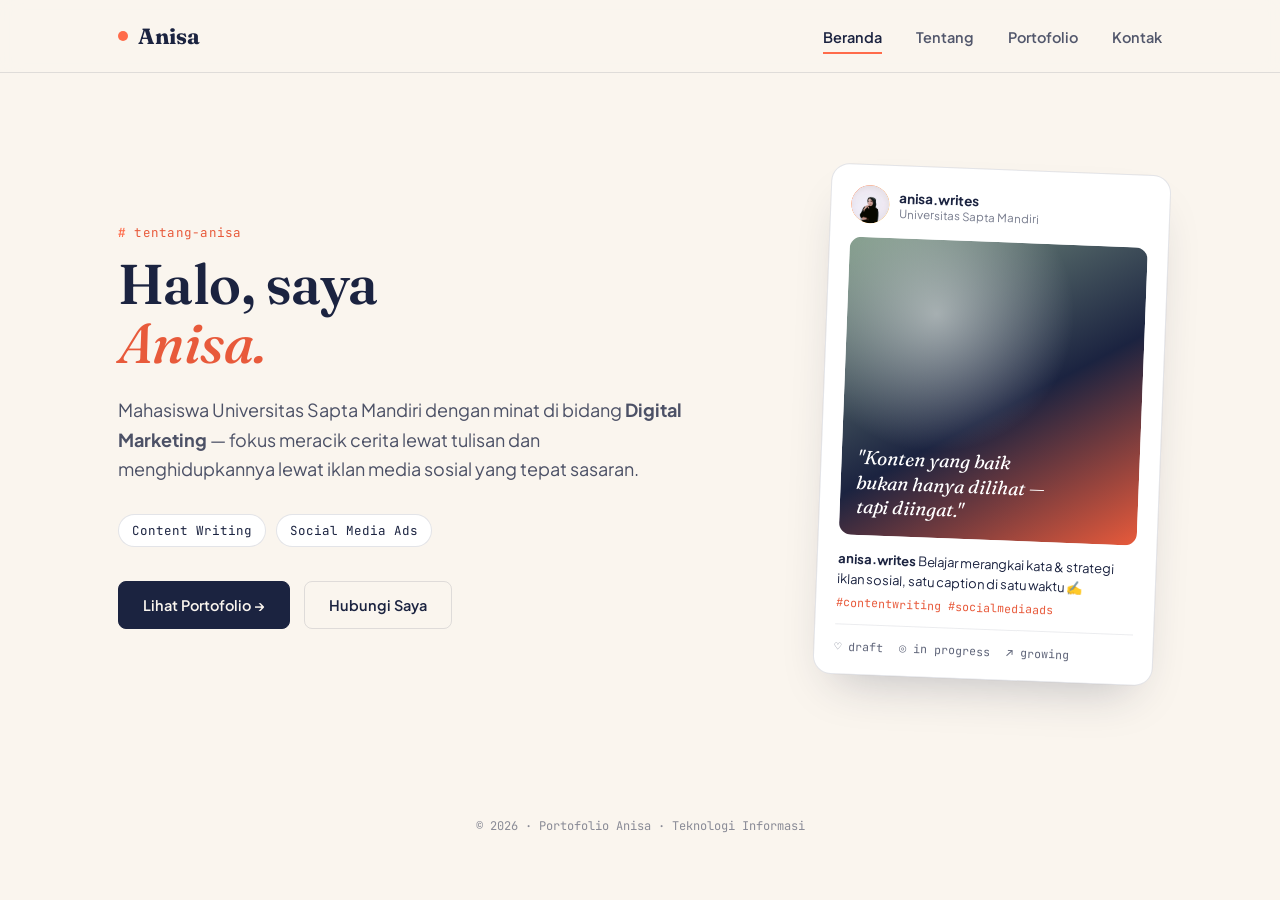
<file: index.html>
<!DOCTYPE html>
<html lang="id">
<head>
<meta charset="UTF-8">
<meta name="viewport" content="width=device-width, initial-scale=1.0">
<title>Anisa—Portofolio</title>
<link rel="stylesheet" href="css/style.css">
</head>
<body>

<header>
  <nav class="wrap">
    <a href="index.html" class="logo"><span class="dot"></span>Anisa</a>
    <button class="navtoggle" aria-label="Buka menu" onclick="document.getElementById('navlinks').classList.toggle('open')">
      <svg width="24" height="24" viewBox="0 0 24 24" fill="none"><path d="M4 7H20M4 12H20M4 17H20" stroke="#1B2340" stroke-width="2" stroke-linecap="round"/></svg>
    </button>
    <ul class="navlinks" id="navlinks">
      <li><a href="index.html" class="active">Beranda</a></li>
      <li><a href="tentang.html">Tentang</a></li>
      <li><a href="portofolio.html">Portofolio</a></li>
      <li><a href="kontak.html">Kontak</a></li>
    </ul>
  </nav>
</header>

<section class="hero">
  <div class="wrap">
    <div>
      <p class="eyebrow">tentang-anisa</p>
      <h1>Halo, saya<br><em>Anisa.</em></h1>
      <p class="lede">Mahasiswa Universitas Sapta Mandiri dengan minat di bidang <b>Digital Marketing</b> — fokus meracik cerita lewat tulisan dan menghidupkannya lewat iklan media sosial yang tepat sasaran.</p>
      <div class="chips">
        <span class="chip">Content Writing</span>
        <span class="chip">Social Media Ads</span>
      </div>
      <div class="cta-row">
        <a href="portofolio.html" class="btn">Lihat Portofolio →</a>
        <a href="kontak.html" class="btn ghost">Hubungi Saya</a>
      </div>
    </div>
    <div class="post-card">
      <div class="ph">
        <div class="avatar"><img src="gambar/profil.jpg" alt="Foto Anisa"></div>
        <div>
          <div class="who">anisa.writes</div>
          <div class="where">Universitas Sapta Mandiri</div>
        </div>
      </div>
      <div class="canvas">
        <span>"Konten yang baik<br>bukan hanya dilihat —<br>tapi diingat."</span>
      </div>
      <div class="caption"><b>anisa.writes</b> Belajar merangkai kata & strategi iklan sosial, satu caption di satu waktu ✍️</div>
      <div class="tags">#contentwriting #socialmediaads</div>
      <div class="stat-row"><span>♡ draft</span><span>◎ in progress</span><span>↗ growing</span></div>
    </div>
  </div>
</section>

<footer>
  <p>© 2026 · Portofolio Anisa · Teknologi Informasi</p>
</footer>

<script>
  document.querySelectorAll('.navlinks a').forEach(l => l.addEventListener('click', () => document.getElementById('navlinks').classList.remove('open')));
</script>

</body>
</html>
</file>
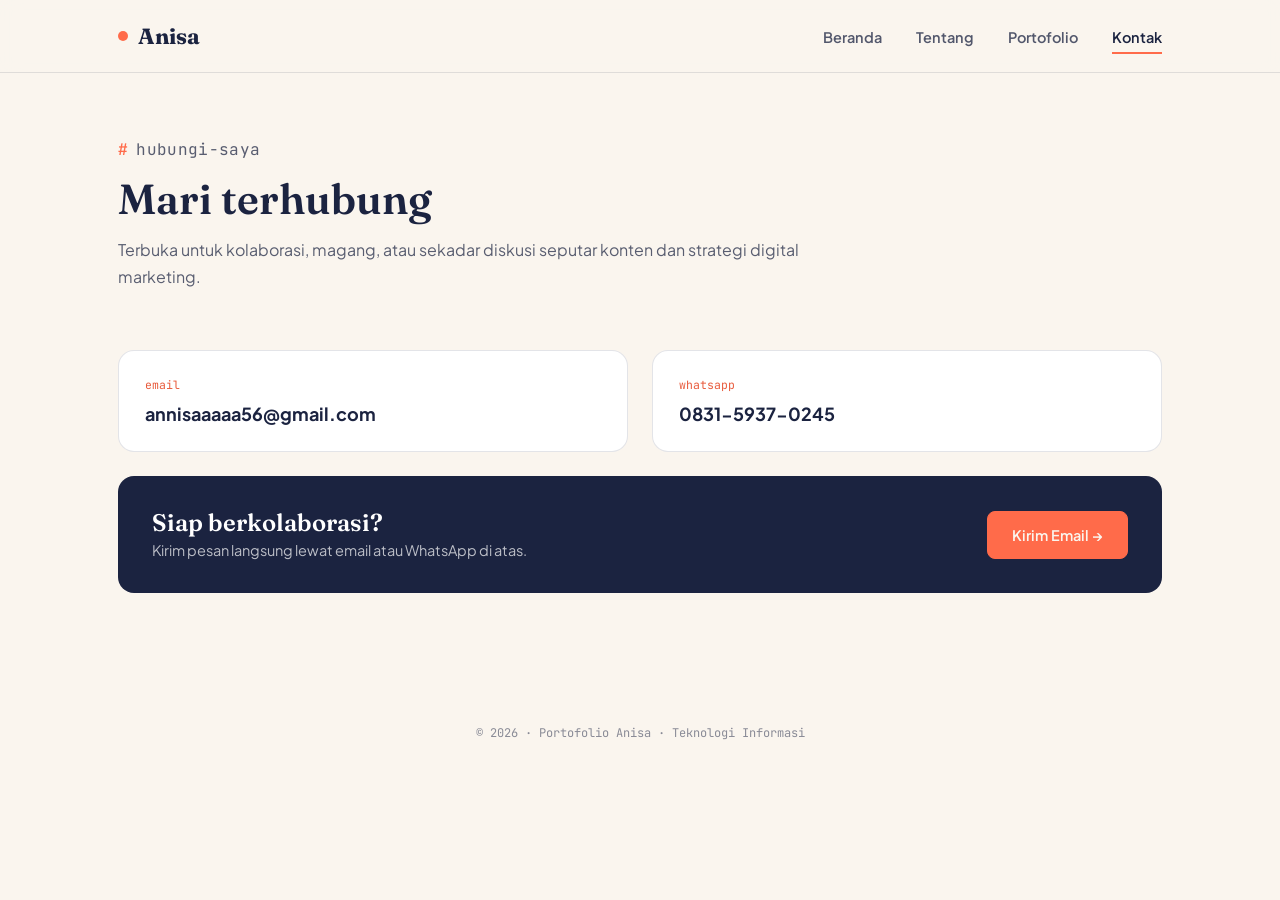
<file: kontak.html>
<!DOCTYPE html>
<html lang="id">
<head>
<meta charset="UTF-8">
<meta name="viewport" content="width=device-width, initial-scale=1.0">
<title>Kontak — Anisa</title>
<link rel="stylesheet" href="css/style.css">
</head>
<body>

<header>
  <nav class="wrap">
    <a href="index.html" class="logo"><span class="dot"></span>Anisa</a>
    <button class="navtoggle" aria-label="Buka menu" onclick="document.getElementById('navlinks').classList.toggle('open')">
      <svg width="24" height="24" viewBox="0 0 24 24" fill="none"><path d="M4 7H20M4 12H20M4 17H20" stroke="#1B2340" stroke-width="2" stroke-linecap="round"/></svg>
    </button>
    <ul class="navlinks" id="navlinks">
      <li><a href="index.html">Beranda</a></li>
      <li><a href="tentang.html">Tentang</a></li>
      <li><a href="portofolio.html">Portofolio</a></li>
      <li><a href="kontak.html" class="active">Kontak</a></li>
    </ul>
  </nav>
</header>

<section class="page-head">
  <div class="wrap">
    <p class="eyebrow">hubungi-saya</p>
    <h1>Mari terhubung</h1>
    <p>Terbuka untuk kolaborasi, magang, atau sekadar diskusi seputar konten dan strategi digital marketing.</p>
  </div>
</section>

<section class="tight">
  <div class="wrap">
    <div class="contact-grid">
      <div class="contact-card">
        <span class="label">email</span>
        <a class="value" href="mailto:annisaaaaa56@gmail.com">annisaaaaa56@gmail.com</a>
      </div>
      <div class="contact-card">
        <span class="label">whatsapp</span>
        <a class="value" href="https://wa.me/6283159370245" target="_blank" rel="noopener">0831-5937-0245</a>
      </div>
      <div class="contact-cta">
        <div>
          <h3>Siap berkolaborasi?</h3>
          <p>Kirim pesan langsung lewat email atau WhatsApp di atas.</p>
        </div>
        <a href="mailto:annisaaaaa56@gmail.com" class="btn" style="background:var(--coral); border-color:var(--coral);">Kirim Email →</a>
      </div>
    </div>
  </div>
</section>

<footer>
  <p>© 2026 · Portofolio Anisa · Teknologi Informasi</p>
</footer>

<script>
  document.querySelectorAll('.navlinks a').forEach(l => l.addEventListener('click', () => document.getElementById('navlinks').classList.remove('open')));
</script>

</body>
</html>
</file>
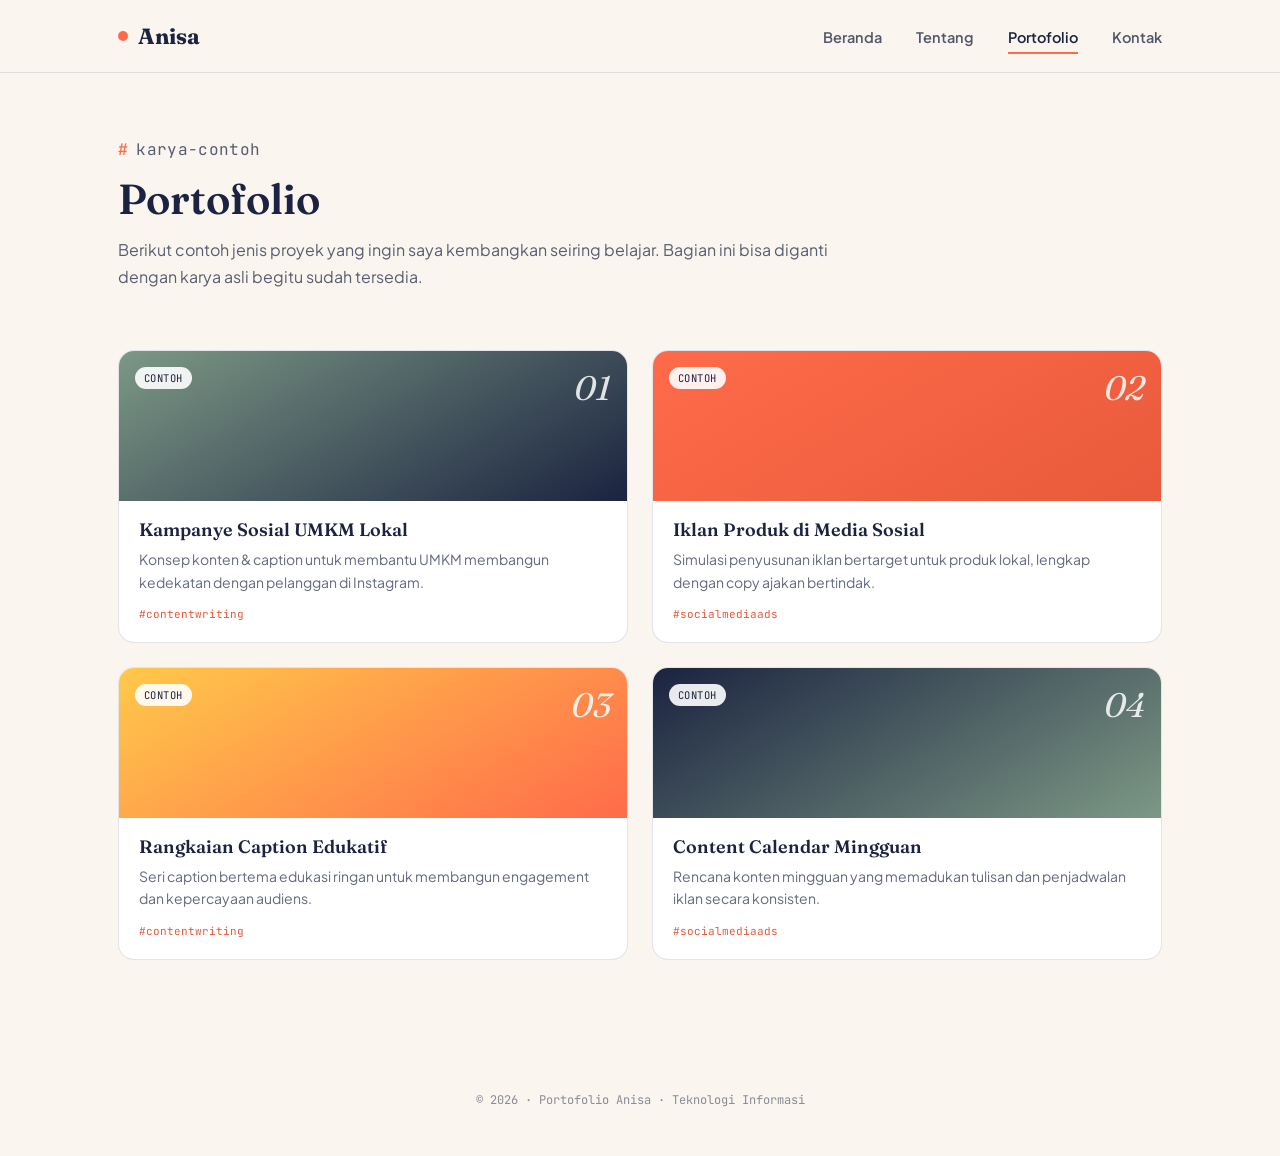
<file: portofolio.html>
<!DOCTYPE html>
<html lang="id">
<head>
<meta charset="UTF-8">
<meta name="viewport" content="width=device-width, initial-scale=1.0">
<title>Portofolio — Anisa</title>
<link rel="stylesheet" href="css/style.css">
</head>
<body>

<header>
  <nav class="wrap">
    <a href="index.html" class="logo"><span class="dot"></span>Anisa</a>
    <button class="navtoggle" aria-label="Buka menu" onclick="document.getElementById('navlinks').classList.toggle('open')">
      <svg width="24" height="24" viewBox="0 0 24 24" fill="none"><path d="M4 7H20M4 12H20M4 17H20" stroke="#1B2340" stroke-width="2" stroke-linecap="round"/></svg>
    </button>
    <ul class="navlinks" id="navlinks">
      <li><a href="index.html">Beranda</a></li>
      <li><a href="tentang.html">Tentang</a></li>
      <li><a href="portofolio.html" class="active">Portofolio</a></li>
      <li><a href="kontak.html">Kontak</a></li>
    </ul>
  </nav>
</header>

<section class="page-head">
  <div class="wrap">
    <p class="eyebrow">karya-contoh</p>
    <h1>Portofolio</h1>
    <p>Berikut contoh jenis proyek yang ingin saya kembangkan seiring belajar. Bagian ini bisa diganti dengan karya asli begitu sudah tersedia.</p>
  </div>
</section>

<section class="tight">
  <div class="wrap">
    <div class="grid">
      <div class="work-card">
        <div class="work-thumb t1"><span class="status">contoh</span><span class="num">01</span></div>
        <div class="work-body">
          <h3>Kampanye Sosial UMKM Lokal</h3>
          <p>Konsep konten & caption untuk membantu UMKM membangun kedekatan dengan pelanggan di Instagram.</p>
          <span class="tag">#contentwriting</span>
        </div>
      </div>
      <div class="work-card">
        <div class="work-thumb t2"><span class="status">contoh</span><span class="num">02</span></div>
        <div class="work-body">
          <h3>Iklan Produk di Media Sosial</h3>
          <p>Simulasi penyusunan iklan bertarget untuk produk lokal, lengkap dengan copy ajakan bertindak.</p>
          <span class="tag">#socialmediaads</span>
        </div>
      </div>
      <div class="work-card">
        <div class="work-thumb t3"><span class="status">contoh</span><span class="num">03</span></div>
        <div class="work-body">
          <h3>Rangkaian Caption Edukatif</h3>
          <p>Seri caption bertema edukasi ringan untuk membangun engagement dan kepercayaan audiens.</p>
          <span class="tag">#contentwriting</span>
        </div>
      </div>
      <div class="work-card">
        <div class="work-thumb t4"><span class="status">contoh</span><span class="num">04</span></div>
        <div class="work-body">
          <h3>Content Calendar Mingguan</h3>
          <p>Rencana konten mingguan yang memadukan tulisan dan penjadwalan iklan secara konsisten.</p>
          <span class="tag">#socialmediaads</span>
        </div>
      </div>
    </div>
  </div>
</section>

<footer>
  <p>© 2026 · Portofolio Anisa · Teknologi Informasi</p>
</footer>

<script>
  document.querySelectorAll('.navlinks a').forEach(l => l.addEventListener('click', () => document.getElementById('navlinks').classList.remove('open')));
</script>

</body>
</html>
</file>
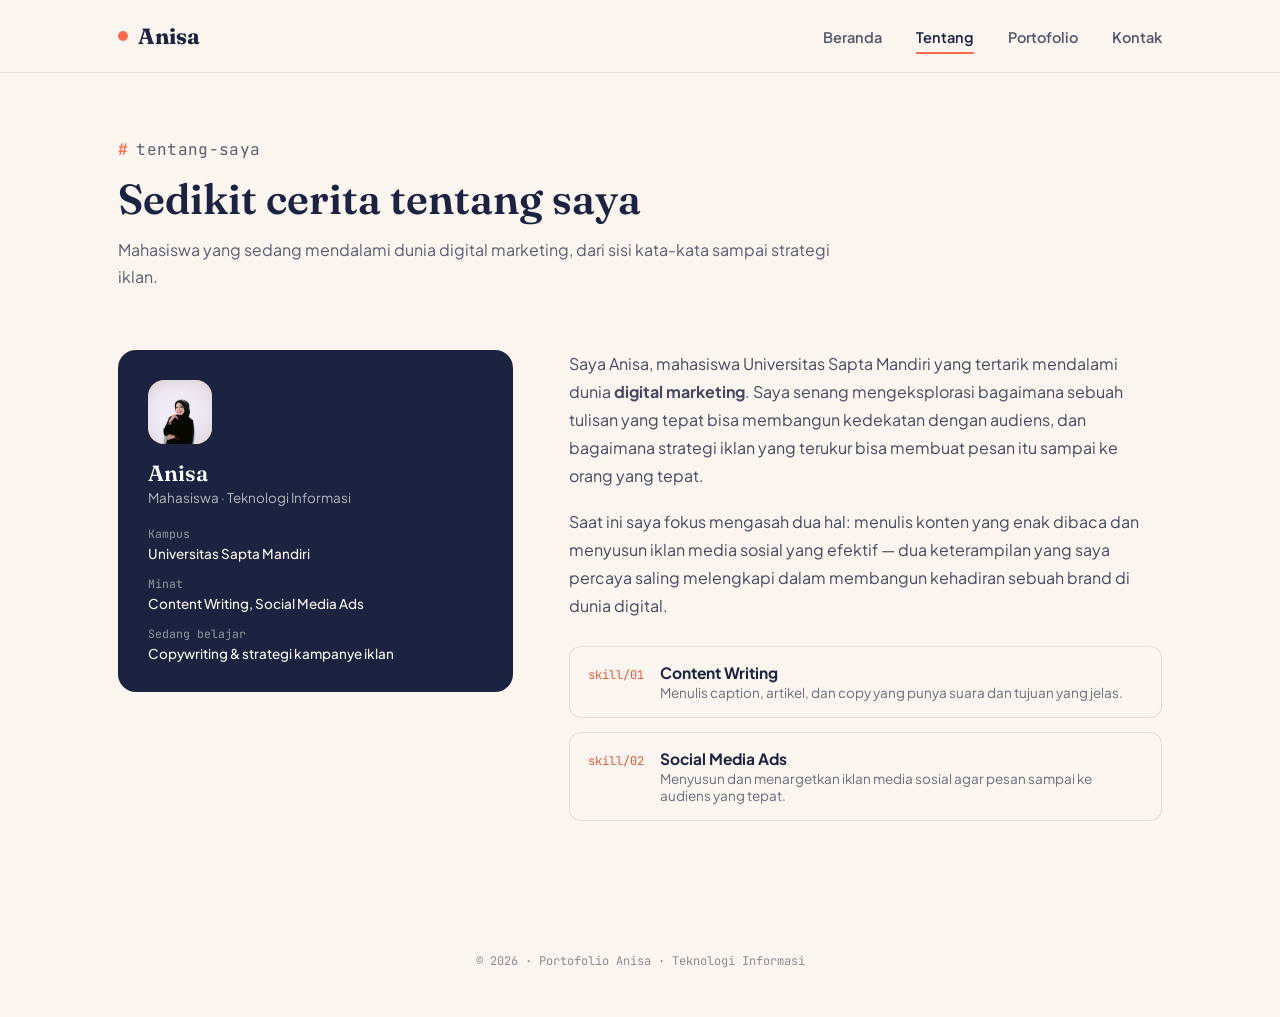
<file: tentang.html>
<!DOCTYPE html>
<html lang="id">
<head>
<meta charset="UTF-8">
<meta name="viewport" content="width=device-width, initial-scale=1.0">
<title>Tentang Saya — Anisa</title>
<link rel="stylesheet" href="css/style.css">
</head>
<body>

<header>
  <nav class="wrap">
    <a href="index.html" class="logo"><span class="dot"></span>Anisa</a>
    <button class="navtoggle" aria-label="Buka menu" onclick="document.getElementById('navlinks').classList.toggle('open')">
      <svg width="24" height="24" viewBox="0 0 24 24" fill="none"><path d="M4 7H20M4 12H20M4 17H20" stroke="#1B2340" stroke-width="2" stroke-linecap="round"/></svg>
    </button>
    <ul class="navlinks" id="navlinks">
      <li><a href="index.html">Beranda</a></li>
      <li><a href="tentang.html" class="active">Tentang</a></li>
      <li><a href="portofolio.html">Portofolio</a></li>
      <li><a href="kontak.html">Kontak</a></li>
    </ul>
  </nav>
</header>

<section class="page-head">
  <div class="wrap">
    <p class="eyebrow">tentang-saya</p>
    <h1>Sedikit cerita tentang saya</h1>
    <p>Mahasiswa yang sedang mendalami dunia digital marketing, dari sisi kata-kata sampai strategi iklan.</p>
  </div>
</section>

<section class="tight">
  <div class="wrap">
    <div class="about-grid">
      <div class="about-card">
        <div class="avatar-lg"><img src="gambar/profil.jpg" alt="Foto Anisa"></div>
        <h3>Anisa</h3>
        <div class="role">Mahasiswa · Teknologi Informasi</div>
        <dl>
          <dt>Kampus</dt>
          <dd>Universitas Sapta Mandiri</dd>
          <dt>Minat</dt>
          <dd>Content Writing, Social Media Ads</dd>
          <dt>Sedang belajar</dt>
          <dd>Copywriting & strategi kampanye iklan</dd>
        </dl>
      </div>
      <div class="about-body">
        <p>Saya Anisa, mahasiswa Universitas Sapta Mandiri yang tertarik mendalami dunia <b>digital marketing</b>. Saya senang mengeksplorasi bagaimana sebuah tulisan yang tepat bisa membangun kedekatan dengan audiens, dan bagaimana strategi iklan yang terukur bisa membuat pesan itu sampai ke orang yang tepat.</p>
        <p>Saat ini saya fokus mengasah dua hal: menulis konten yang enak dibaca dan menyusun iklan media sosial yang efektif — dua keterampilan yang saya percaya saling melengkapi dalam membangun kehadiran sebuah brand di dunia digital.</p>
        <ul class="skill-list">
          <li>
            <span class="idx">skill/01</span>
            <div>
              <div class="name">Content Writing</div>
              <div class="desc">Menulis caption, artikel, dan copy yang punya suara dan tujuan yang jelas.</div>
            </div>
          </li>
          <li>
            <span class="idx">skill/02</span>
            <div>
              <div class="name">Social Media Ads</div>
              <div class="desc">Menyusun dan menargetkan iklan media sosial agar pesan sampai ke audiens yang tepat.</div>
            </div>
          </li>
        </ul>
      </div>
    </div>
  </div>
</section>

<footer>
  <p>© 2026 · Portofolio Anisa · Teknologi Informasi</p>
</footer>

<script>
  document.querySelectorAll('.navlinks a').forEach(l => l.addEventListener('click', () => document.getElementById('navlinks').classList.remove('open')));
</script>

</body>
</html>
</file>
<file: css/style.css>
@import url('https://fonts.googleapis.com/css2?family=Fraunces:ital,opsz,wght@0,9..144,400;0,9..144,600;0,9..144,700;1,9..144,500&family=Plus+Jakarta+Sans:wght@400;500;600;700;800&family=JetBrains+Mono:wght@400;500&display=swap');

:root{
  --ink:#1B2340;
  --paper:#FAF5EE;
  --coral:#FF6B4A;
  --coral-deep:#E85A3B;
  --yellow:#FFC94A;
  --sage:#7C9885;
  --line: rgba(27,35,64,0.12);
  --max: 1100px;
}
*{box-sizing:border-box;}
html{scroll-behavior:smooth;}
body{
  margin:0;
  background:var(--paper);
  color:var(--ink);
  font-family:'Plus Jakarta Sans', sans-serif;
  -webkit-font-smoothing:antialiased;
}
::selection{ background:var(--yellow); color:var(--ink); }
a{color:inherit;}
.wrap{ max-width:var(--max); margin:0 auto; padding:0 28px; }

.eyebrow{
  font-family:'JetBrains Mono', monospace;
  font-size:12.5px;
  letter-spacing:0.02em;
  color:var(--coral-deep);
  display:inline-flex;
  align-items:center;
  gap:8px;
  margin:0 0 14px 0;
}
.eyebrow::before{ content:"#"; color:var(--coral); font-weight:600; }

h1,h2,h3{ font-family:'Fraunces', serif; margin:0; line-height:1.05; }

/* NAV */
header{
  position:sticky; top:0; z-index:50;
  background:rgba(250,245,238,0.86);
  backdrop-filter:blur(10px);
  border-bottom:1px solid var(--line);
}
nav.wrap{
  display:flex; align-items:center; justify-content:space-between;
  height:72px;
}
.logo{
  font-family:'Fraunces', serif;
  font-weight:700; font-size:22px;
  display:flex; align-items:center; gap:10px;
  text-decoration:none;
}
.logo .dot{
  width:10px; height:10px; border-radius:50%;
  background:var(--coral); display:inline-block;
}
.navlinks{ display:flex; gap:34px; list-style:none; margin:0; padding:0; }
.navlinks a{
  text-decoration:none; font-weight:600; font-size:14.5px;
  color:var(--ink); opacity:0.75; position:relative; padding:6px 0;
}
.navlinks a:hover{ opacity:1; }
.navlinks a.active{ opacity:1; }
.navlinks a.active::after{
  content:""; position:absolute; left:0; right:0; bottom:-2px; height:2px; background:var(--coral);
}
.navtoggle{ display:none; background:none; border:none; cursor:pointer; }

/* HERO */
.hero{ padding:96px 0 90px; }
.hero .wrap{
  display:grid; grid-template-columns:1.15fr 0.85fr; gap:56px; align-items:center;
}
.hero h1{ font-size:56px; font-weight:600; letter-spacing:-0.01em; }
.hero h1 em{ font-style:italic; font-weight:500; color:var(--coral-deep); }
.hero p.lede{
  font-size:18px; line-height:1.65; color:rgba(27,35,64,0.78);
  max-width:46ch; margin:22px 0 30px;
}
.chips{ display:flex; gap:10px; flex-wrap:wrap; margin-bottom:34px; }
.chip{
  font-family:'JetBrains Mono', monospace; font-size:12.5px;
  border:1px solid var(--line); padding:7px 13px; border-radius:100px;
  background:#fff;
}
.cta-row{ display:flex; gap:14px; align-items:center; }
.btn{
  display:inline-flex; align-items:center; gap:8px;
  background:var(--ink); color:var(--paper);
  padding:14px 24px; border-radius:8px; text-decoration:none;
  font-weight:600; font-size:14.5px; border:1px solid var(--ink);
  transition:transform .15s ease, background .15s ease;
}
.btn:hover{ background:var(--coral-deep); border-color:var(--coral-deep); transform:translateY(-2px); }
.btn.ghost{
  background:transparent; color:var(--ink); border:1px solid var(--line);
}
.btn.ghost:hover{ border-color:var(--ink); transform:translateY(-2px); background:transparent; }

/* signature: mock social post card */
.post-card{
  background:#fff; border:1px solid var(--line); border-radius:18px;
  padding:20px; box-shadow:0 24px 50px -22px rgba(27,35,64,0.28);
  transform:rotate(2.2deg);
  max-width:340px; margin-left:auto;
}
.post-card .ph{
  display:flex; align-items:center; gap:10px; margin-bottom:14px;
}
.avatar{
  width:38px; height:38px; border-radius:50%;
  background:linear-gradient(135deg, var(--coral), var(--yellow));
  display:flex; align-items:center; justify-content:center;
  color:#fff; font-family:'Fraunces',serif; font-weight:700; font-size:16px;
  overflow:hidden;
}
.avatar img, .avatar-lg img{
  width:100%; height:100%; object-fit:cover; border-radius:inherit;
  display:block;
}
.ph .who{ font-weight:700; font-size:13.5px; }
.ph .where{ font-size:11.5px; opacity:.6; }
.post-card .canvas{
  aspect-ratio:1/1; border-radius:12px; margin-bottom:14px;
  background:
    radial-gradient(circle at 30% 25%, rgba(255,255,255,.5), transparent 45%),
    linear-gradient(150deg, var(--sage) 0%, var(--ink) 55%, var(--coral-deep) 100%);
  position:relative; overflow:hidden;
  display:flex; align-items:flex-end; padding:16px;
}
.canvas span{
  font-family:'Fraunces', serif; font-style:italic; color:#fff; font-size:19px; line-height:1.3;
}
.post-card .caption{ font-size:13px; line-height:1.55; }
.post-card .caption b{ font-weight:700; }
.post-card .tags{ font-family:'JetBrains Mono', monospace; font-size:11.5px; color:var(--coral-deep); margin-top:6px; }
.post-card .stat-row{
  display:flex; gap:16px; margin-top:14px; padding-top:14px; border-top:1px solid var(--line);
  font-family:'JetBrains Mono', monospace; font-size:11.5px; opacity:.7;
}

/* PAGE HEADER (non-home pages) */
.page-head{ padding:64px 0 44px; }
.page-head h1{ font-size:42px; font-weight:600; margin-bottom:14px; }
.page-head p{ font-size:16px; line-height:1.65; color:rgba(27,35,64,0.72); max-width:60ch; }

/* SECTIONS */
section{ padding:84px 0; }
section.alt{ background:#fff; border-top:1px solid var(--line); border-bottom:1px solid var(--line); }
section.tight{ padding-top:0; }
.section-head{ max-width:640px; margin-bottom:48px; }
.section-head h2{ font-size:34px; font-weight:600; margin-bottom:14px; }
.section-head p{ font-size:16px; line-height:1.65; color:rgba(27,35,64,0.72); }

/* ABOUT */
.about-grid{ display:grid; grid-template-columns:0.8fr 1.2fr; gap:56px; align-items:start; }
.about-card{
  background:var(--ink); color:var(--paper); border-radius:18px; padding:30px;
}
.about-card .avatar-lg{
  width:64px; height:64px; border-radius:16px;
  background:linear-gradient(135deg, var(--coral), var(--yellow));
  display:flex; align-items:center; justify-content:center;
  color:#fff; font-family:'Fraunces',serif; font-weight:700; font-size:26px;
  margin-bottom:18px;
  overflow:hidden;
}
.about-card h3{ font-size:22px; color:#fff; margin-bottom:4px; font-weight:600;}
.about-card .role{ font-size:13.5px; opacity:.7; margin-bottom:20px; }
.about-card dl{ margin:0; font-size:13.5px; }
.about-card dt{ font-family:'JetBrains Mono', monospace; opacity:.55; margin-top:14px; font-size:11.5px; }
.about-card dd{ margin:4px 0 0; font-weight:500; }

.about-body p{ font-size:16px; line-height:1.75; color:rgba(27,35,64,0.82); margin:0 0 18px; }
.skill-list{ list-style:none; margin:26px 0 0; padding:0; display:grid; gap:14px; }
.skill-list li{
  display:flex; align-items:baseline; gap:16px;
  padding:16px 18px; background:var(--paper); border:1px solid var(--line); border-radius:12px;
}
.skill-list .idx{ font-family:'JetBrains Mono', monospace; font-size:12px; color:var(--coral-deep); flex-shrink:0; }
.skill-list .name{ font-weight:700; font-size:15.5px; }
.skill-list .desc{ font-size:13.5px; opacity:.65; margin-top:2px; }

/* PORTFOLIO */
.grid{ display:grid; grid-template-columns:repeat(2, 1fr); gap:24px; }
.work-card{
  background:#fff; border:1px solid var(--line); border-radius:16px; overflow:hidden;
  transition:transform .18s ease, box-shadow .18s ease;
}
.work-card:hover{ transform:translateY(-4px); box-shadow:0 20px 40px -24px rgba(27,35,64,.35); }
.work-thumb{
  height:150px; position:relative;
  display:flex; align-items:flex-start; justify-content:space-between; padding:16px;
}
.work-thumb .status{
  font-family:'JetBrains Mono', monospace; font-size:10.5px; text-transform:uppercase;
  background:rgba(255,255,255,.9); padding:4px 9px; border-radius:100px; letter-spacing:.04em;
}
.work-thumb .num{ font-family:'Fraunces', serif; font-style:italic; font-size:34px; color:#fff; opacity:.85; }
.work-body{ padding:20px; }
.work-body h3{ font-size:18px; font-weight:600; margin-bottom:8px; }
.work-body p{ font-size:14px; line-height:1.6; color:rgba(27,35,64,.68); margin:0; }
.work-body .tag{
  display:inline-block; margin-top:14px; font-family:'JetBrains Mono', monospace;
  font-size:11px; color:var(--coral-deep);
}
.t1{ background:linear-gradient(150deg,#7C9885,#1B2340); }
.t2{ background:linear-gradient(150deg,#FF6B4A,#E85A3B); }
.t3{ background:linear-gradient(150deg,#FFC94A,#FF6B4A); }
.t4{ background:linear-gradient(150deg,#1B2340,#7C9885); }

/* CONTACT */
.contact-grid{ display:grid; grid-template-columns:1fr 1fr; gap:24px; }
.contact-card{
  background:#fff; border:1px solid var(--line); border-radius:16px; padding:26px;
  display:flex; flex-direction:column; gap:10px;
}
.contact-card .label{ font-family:'JetBrains Mono', monospace; font-size:11.5px; color:var(--coral-deep); }
.contact-card .value{ font-size:18px; font-weight:700; word-break:break-word; }
.contact-card a.value{ text-decoration:none; }
.contact-card a.value:hover{ color:var(--coral-deep); }
.contact-cta{
  grid-column:1/-1; background:var(--ink); color:#fff; border-radius:16px; padding:34px;
  display:flex; align-items:center; justify-content:space-between; gap:24px; flex-wrap:wrap;
}
.contact-cta h3{ color:#fff; font-size:24px; font-weight:600; margin-bottom:6px;}
.contact-cta p{ margin:0; opacity:.7; font-size:14.5px; }

footer{ padding:36px 0; text-align:center; }
footer p{ font-family:'JetBrains Mono', monospace; font-size:12px; opacity:.5; }

@media (max-width: 860px){
  .navlinks{
    position:fixed; top:72px; left:0; right:0; background:var(--paper);
    flex-direction:column; gap:0; border-bottom:1px solid var(--line);
    max-height:0; overflow:hidden; transition:max-height .25s ease;
  }
  .navlinks.open{ max-height:280px; }
  .navlinks li{ width:100%; }
  .navlinks a{ display:block; padding:16px 28px; border-top:1px solid var(--line); }
  .navtoggle{ display:block; }
  .hero .wrap{ grid-template-columns:1fr; }
  .hero h1{ font-size:38px; }
  .post-card{ margin:0 auto; transform:rotate(0deg); }
  .about-grid{ grid-template-columns:1fr; }
  .grid{ grid-template-columns:1fr; }
  .contact-grid{ grid-template-columns:1fr; }
  .contact-cta{ flex-direction:column; align-items:flex-start; }
  .page-head h1{ font-size:32px; }
}
@media (prefers-reduced-motion: reduce){
  html{ scroll-behavior:auto; }
  *{ transition:none !important; }
}
</file>
